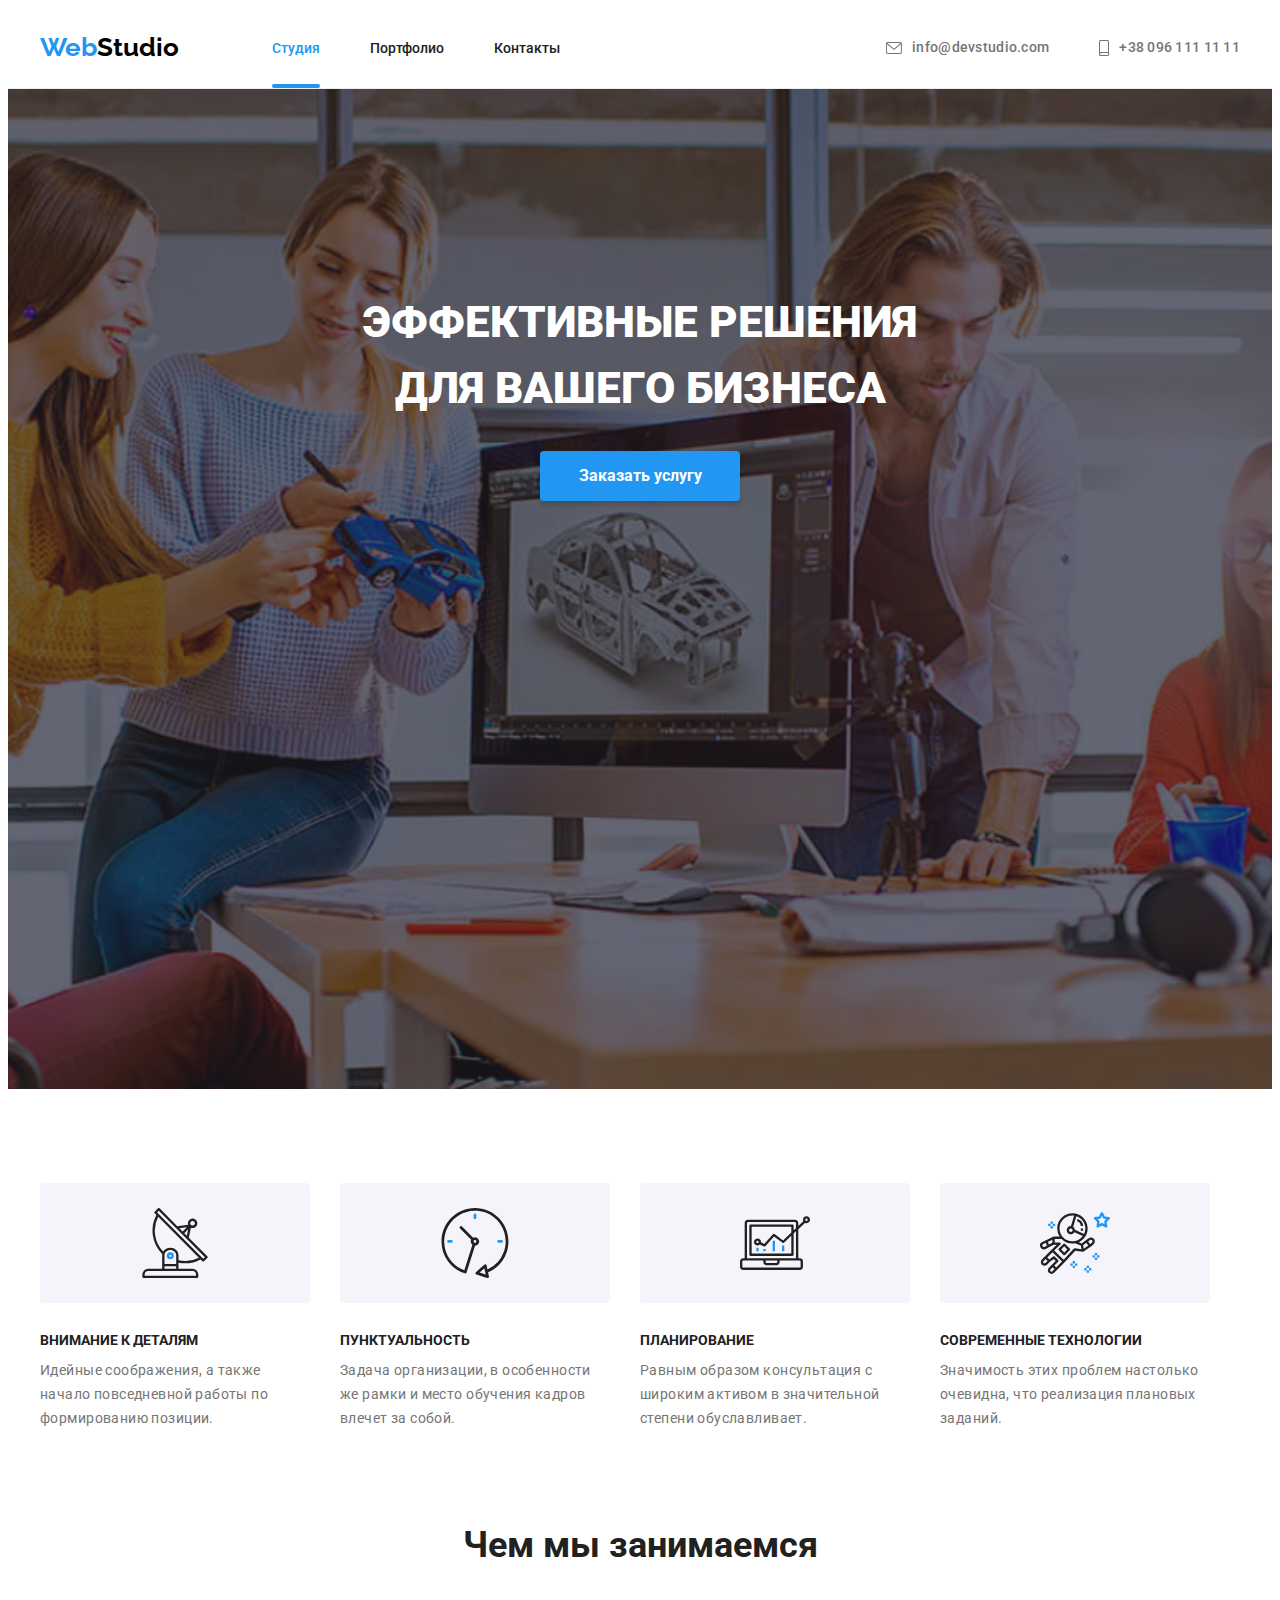
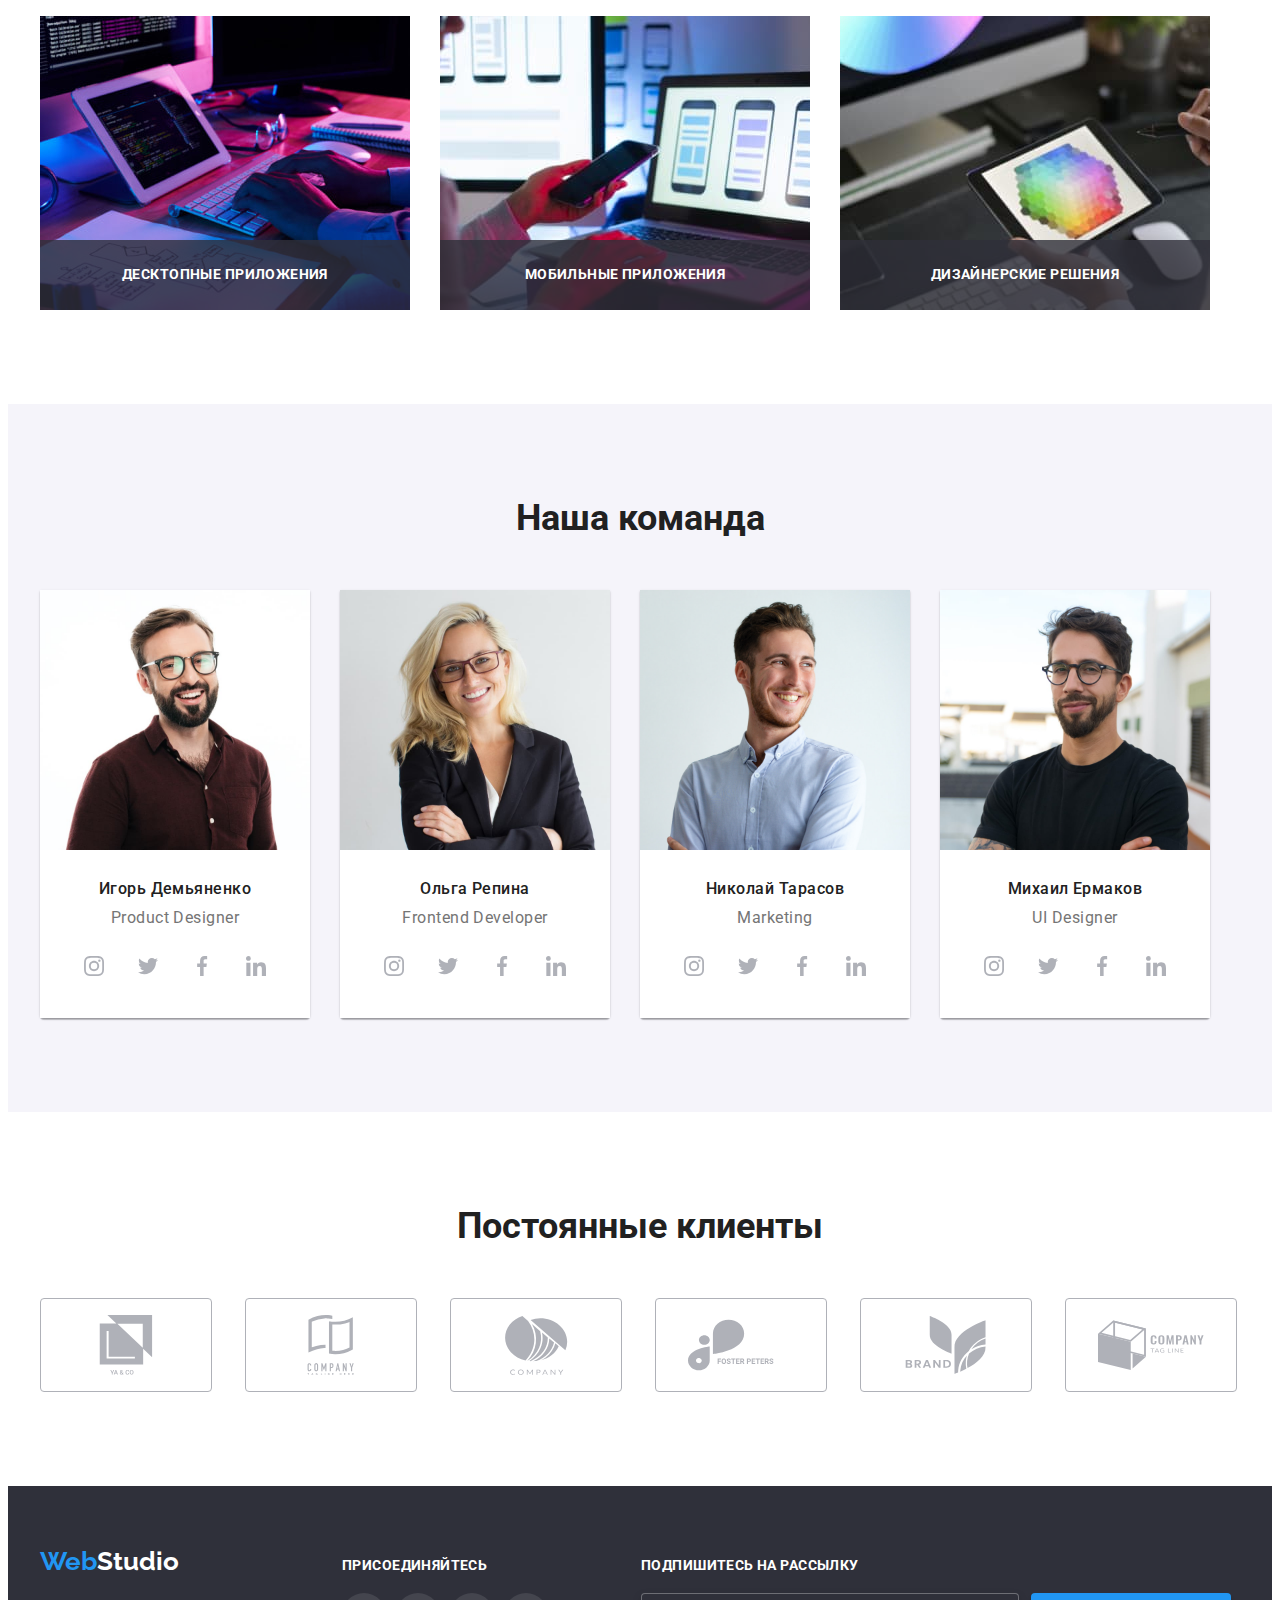
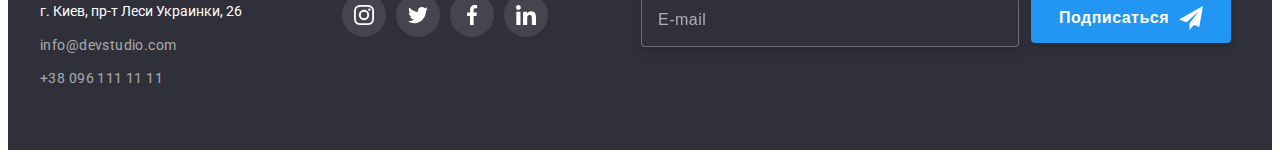
<file: index.html>
<!DOCTYPE html>
<html lang="ru">
  <head>
    <meta charset="UTF-8" />
    <meta http-equiv="X-UA-Compatible" content="IE=edge" />
    <meta name="viewport" content="width=device-width, initial-scale=1.0" />
    <title>Студия</title>
    <link rel="preconnect" href="https://fonts.googleapis.com" />
    <link rel="preconnect" href="https://fonts.gstatic.com" crossorigin />
    <link
      href="https://fonts.googleapis.com/css2?family=Raleway:wght@700&family=Roboto:wght@400;500;700;900&display=swap"
      rel="stylesheet"
    />
    <link
      rel="stylesheet"
      href="https://cdnjs.cloudflare.com/ajax/libs/modern-normalize/1.1.0/modern-normalize.min.css"
      integrity="sha512-wpPYUAdjBVSE4KJnH1VR1HeZfpl1ub8YT/NKx4PuQ5NmX2tKuGu6U/JRp5y+Y8XG2tV+wKQpNHVUX03MfMFn9Q=="
      crossorigin="anonymous"
      referrerpolicy="no-referrer"
    />
    
    <link rel="stylesheet" href="./css/main.min.css"/>

  </head>
  <body class="body">
    <!-- Header -->
    <header class="header">
      <div class="container header__container">
        <nav class="site-nav">
          <a href="./index.html" class="logo"
            ><span class="logo__web--accent">Web</span>Studio</a>

          <ul class="list site-nav__list">
            <li class="site-nav__item">
              <a href="./index.html" class="site-nav__link site-nav__link--current">Студия</a>
            </li>
            <li class="site-nav__item">
              <a href="./portfolio.html" class="site-nav__link">Портфолио</a>
            </li>
            <li class="site-nav__item"><a href="/" class="site-nav__link">Контакты</a></li>
          </ul>
        </nav>
        <ul class="list auth-nav__list">
          <li class="auth-nav__item">
            <a href="mailto:info@devstudio.com" class="auth-nav__link" >
              <svg class="auth-nav__icon" width="16" height="12">
                <use href="./images/icons.svg#icon-envelope"></use>
              </svg>
              info@devstudio.com</a
            >
          </li>
          <li class="auth-nav__item">
            <a href="tel:+380961111111" class="auth-nav__link">
              <svg class="auth-nav__icon" width="10" height="16">
                <use href="./images/icons.svg#icon-smartphone"></use>
              </svg>
              +38 096 111 11 11</a>
          </li>
        </ul>
      </div>
    </header>

    <!-- Main -->
    <main>
      <!-- Hero -->
      <section class="hero section">
        <div class="container">
          <h1 class="hero__title">
            Эффективные решения <br />
            для вашего бизнеса
          </h1>
          <button type="button" class="hero__button" data-modal-open>
            Заказать услугу
          </button>
        </div>
      </section>

      <!-- Values -->
      <section class="values section">
        <h2 class="visually-hidden">Values</h2>
        <div class="container">
          <ul class="list values__list">
            <li class="values__item">
              <div class="values__icon">
                <svg width="70" height="70">
                  <use href="./images/icons.svg#icon-antenna"></use>
                </svg>
              </div>
              <h3 class="values__title">Внимание к деталям</h3>
              <p class="values__text">
                Идейные соображения, а также начало повседневной работы по
                формированию позиции.
              </p>
            </li>
            <li class="values__item">
              <div class="values__icon">
                <svg  width="70" height="70">
                  <use href="./images/icons.svg#icon-clock"></use>
                </svg>
              </div>
              <h3 class="values__title">Пунктуальность</h3>
              <p class="values__text">
                Задача организации, в особенности же рамки и место обучения
                кадров влечет за собой.
              </p>
            </li>
            <li class="values__item">
              <div class="values__icon">
                <svg width="70" height="70">
                  <use href="./images/icons.svg#icon-diagram"></use>
                </svg>
              </div>
              <h3 class="values__title">Планирование</h3>
              <p class="values__text">
                Равным образом консультация с широким активом в значительной
                степени обуславливает.
              </p>
            </li>
            <li class="values__item">
              <div class="values__icon">
                <svg width="70" height="70">
                  <use href="./images/icons.svg#icon-astronaut"></use>
                </svg>
              </div>
              <h3 class="values__title">Современные технологии</h3>
              <p class="values__text">
                Значимость этих проблем настолько очевидна, что реализация
                плановых заданий.
              </p>
            </li>
          </ul>
        </div>
      </section>

      <!-- Our services -->
      <section class="section">
        <div class="container">
          <h2 class="heading">Чем мы занимаемся</h2>
          <ul class="list service__list">
            <li class="item service__item">
              <img
                src="./images/computer.jpg"
                alt="work in computer"
                width="370"
              />
              <div class="service__background">
                <h3 class="service__title">Десктопные приложения</h3>
              </div>
            </li>
            <li class="item service__item">
              <img src="./images/phone.jpg" alt="work on phone" width="370" />
            <div class="service__background">
                <h3 class="service__title">Мобильные приложения</h3>
              </div>
            </li>
            <li class="item service__item">
              <img src="./images/tablet.jpg" alt="work on tablet" width="370" />
              <div class="service__background">
                <h3 class="service__title">Дизайнерские решения</h3>
              </div>
            </li>
          </ul>
        </div>
      </section>

      <!-- Our team -->
      <section class="team section">
        <div class="container">
          <h2 class="heading">Наша команда</h2>
          <ul class="list team__list">
            <li class="item team__item">
              <img
                src="./images/human1.jpg"
                alt="Парень в очках и с бородой"
                width="270"
              />
              <div class="team__description">
                <h3 class="team__member">Игорь Демьяненко</h3>
                <p class="team__position">Product Designer</p>
                  <ul class="list social-list team__social-list">
                    <li class="social-list__item">
                      <a href="/"  class="social-list__link">
                      <svg width="20" height="20">
                        <use href="./images/icons.svg#icon-instagram" ></use>
                      </svg>
                      </a>
                    </li>
                    <li class="social-list__item">
                      <a href="/" class="social-list__link">
                      <svg  width="20" height="20">
                        <use href="./images/icons.svg#icon-twitter" ></use>
                      </svg>
                       </a>
                    </li>
                    <li class="social-list__item">
                      <a href="/" class="social-list__link">
                      <svg  width="20" height="20">
                        <use href="./images/icons.svg#icon-facebook" ></use>
                      </svg>
                      </a>
                    </li>
                    <li class="social-list__item">
                      <a href="/" class="social-list__link">
                      <svg   width="20" height="20">
                        <use href="./images/icons.svg#icon-linkedin" ></use>
                      </svg>
                      </a>
                    </li>
                  </ul>
              </div>
            </li>
            <li class="item team__item">
              <img
                src="./images/human2.jpg"
                alt="Девушка со светлыми волосами"
                width="270"
              />
              <div class="team__description">
                <h3 class="team__member">Ольга Репина</h3>
                <p class="team__position">Frontend Developer</p>
                <ul class="list social-list team__social-list">
                    <li class="social-list__item">
                      <a href="/"  class="social-list__link">
                      <svg  width="20" height="20">
                        <use href="./images/icons.svg#icon-instagram" ></use>
                      </svg>
                      </a>
                    </li>
                    <li class="social-list__item">
                      <a href="/" class="social-list__link">
                      <svg  width="20" height="20">
                        <use href="./images/icons.svg#icon-twitter" ></use>
                      </svg>
                       </a>
                    </li>
                    <li class="social-list__item">
                      <a href="/" class="social-list__link">
                      <svg  width="20" height="20">
                        <use href="./images/icons.svg#icon-facebook" ></use>
                      </svg>
                      </a>
                    </li>
                    <li class="social-list__item">
                      <a href="/" class="social-list__link">
                      <svg   width="20" height="20">
                        <use href="./images/icons.svg#icon-linkedin" ></use>
                      </svg>
                      </a>
                    </li>
                  </ul>
              </div>
            </li>
            <li class="item team__item">
              <img
                src="./images/human3.jpg"
                alt="Парень в светлой рубашке"
                width="270"
              />
              <div class="team__description">
                <h3 class="team__member">Николай Тарасов</h3>
                <p class="team__position">Marketing</p>
                <ul class="list social-list team__social-list">
                    <li class="social-list__item">
                      <a href="/"  class="social-list__link">
                      <svg  width="20" height="20">
                        <use href="./images/icons.svg#icon-instagram" ></use>
                      </svg>
                      </a>
                    </li>
                    <li class="social-list__item">
                      <a href="/" class="social-list__link">
                      <svg  width="20" height="20">
                        <use href="./images/icons.svg#icon-twitter" ></use>
                      </svg>
                       </a>
                    </li>
                    <li class="social-list__item">
                      <a href="/" class="social-list__link">
                      <svg  width="20" height="20">
                        <use href="./images/icons.svg#icon-facebook" ></use>
                      </svg>
                      </a>
                    </li>
                    <li class="social-list__item">
                      <a href="/" class="social-list__link">
                      <svg   width="20" height="20">
                        <use href="./images/icons.svg#icon-linkedin" ></use>
                      </svg>
                      </a>
                    </li>
                  </ul>
              </div>
            </li>
            <li class="item team__item">
              <img
                src="./images/human4.jpg"
                alt="Парень брюнет в очках"
                width="270"
              />
              <div class="team__description">
                <h3 class="team__member">Михаил Ермаков</h3>
                <p class="team__position">UI Designer</p>
                <ul class="list social-list team__social-list">
                    <li class="social-list__item">
                      <a href="/"  class="social-list__link">
                      <svg  width="20" height="20">
                        <use href="./images/icons.svg#icon-instagram" ></use>
                      </svg>
                      </a>
                    </li>
                    <li class="social-list__item">
                      <a href="/" class="social-list__link">
                      <svg  width="20" height="20">
                        <use href="./images/icons.svg#icon-twitter" ></use>
                      </svg>
                       </a>
                    </li>
                    <li class="social-list__item">
                      <a href="/" class="social-list__link">
                      <svg  width="20" height="20">
                        <use href="./images/icons.svg#icon-facebook" ></use>
                      </svg>
                      </a>
                    </li>
                    <li class="social-list__item">
                      <a href="/" class="social-list__link">
                      <svg   width="20" height="20">
                        <use href="./images/icons.svg#icon-linkedin" ></use>
                      </svg>
                      </a>
                    </li>
                  </ul>
              </div>
            </li>
          </ul>
        </div>
      </section>

      <!-- Our client -->

      <section class="section">
        <div class="container">
          <h2 class="heading">Постоянные клиенты</h2>
          <ul class="list client__list">
            <li class="client__item">
              <a href="/" class="client__link">
                <svg  width="106" height="60">
                  <use href="./images/icons.svg#icon-logo"></use>
                </svg>
              </a>
            </li>
            <li class="client__item">
              <a href="/" class="client__link">
                <svg  width="106" height="60">
                  <use href="./images/icons.svg#icon-logo-1"></use>
                </svg>
              </a>
            </li>
            <li class="client__item">
              <a href="/" class="client__link">
                <svg width="106" height="60">
                  <use href="./images/icons.svg#icon-group-2"></use>
                </svg>
              </a>
            </li>
            <li class="client__item">
              <a href="/" class="client__link">
                <svg width="106" height="60">
                  <use href="./images/icons.svg#icon-logo-3"></use>
                </svg>
              </a>
            </li>
            <li class="client__item">
              <a href="/" class="client__link">
                <svg class="icon-client" width="106" height="60">
                  <use href="./images/icons.svg#icon-logo-4"></use>
                </svg>
              </a>
            </li>
            <li class="client__item">
              <a href="/" class="client__link">
                <svg class="icon-client" width="106" height="60">
                  <use href="./images/icons.svg#icon-logo-5"></use>
                </svg>
              </a>
            </li>
          </ul>
      </section>
    </main>

    <!-- Footer -->
    <footer class="footer">
      <div class="container footer__container">
        <div>
        <a href="./index.html" class="logo">
          <span class="logo__web--accent">Web</span><span class="logo__studio--accent">Studio</span>
        </a>
        <address class="adress">
          <ul class="list">
            <li class="adress__main">
              <a href="/" class="adress__street">г. Киев, пр-т Леси Украинки, 26</a>
            </li>
            <li class="adress__mail">
              <a href="mailto:info@devstudio.com" class="adress__link"
                >info@devstudio.com</a
              >
            </li>
            <li>
              <a href="tel:+380961111111" class="adress__link"
                >+38 096 111 11 11</a>
            </li>
          </ul>
        </address>
        </div>
        <div class="cta">
        <h3 class="cta-social-title">присоединяйтесь</h3>
        <ul class="list social-list cta__social-list">
                    <li class="social-list__item">
                      <a href="/"  class="social-list__link">
                      <svg  width="20" height="20">
                        <use href="./images/icons.svg#icon-instagram" ></use>
                      </svg>
                      </a>
                    </li>
                    <li class="social-list__item">
                      <a href="/" class="social-list__link">
                      <svg  width="20" height="20">
                        <use href="./images/icons.svg#icon-twitter" ></use>
                      </svg>
                       </a>
                    </li>
                    <li class="social-list__item">
                      <a href="/" class="social-list__link">
                      <svg  width="20" height="20">
                        <use href="./images/icons.svg#icon-facebook" ></use>
                      </svg>
                      </a>
                    </li>
                    <li class="social-list__item">
                      <a href="/" class="social-list__link">
                      <svg   width="20" height="20">
                        <use href="./images/icons.svg#icon-linkedin" ></use>
                      </svg>
                      </a>
                    </li>
                  </ul>
      </div>
      <div class="distribution">
        <h3 class="distribution__title">Подпишитесь на рассылку</h3>
        <form class="distribution__form">
        <label>
           <input type="email" name="email" placeholder="E-mail" class="distribution__mail">
        </label>
        <button type="submit" class="distribution__button">Подписаться
          <svg class="distribution__icon" width="24" height="24">
            <use href="./images/icons.svg#icon-send"></use>
          </svg>
        </button>
        </form>
      </div>
      </div>
    </footer>

    <!-- Модальное окно -->
    <div class="backdrop  is-hidden" data-modal>
      <div class="modal">
        <button type="button" class="modal__button" data-modal-close> 
          <svg width="18" height="18">
            <use href="./images/icons.svg#icon-close"></use>
          </svg>
        </button>
            <h3 class="modal__title">Оставьте свои данные, мы вам перезвоним</h3>
            <form class="modal__form">
                <div class="modal__field">
                  <label class="modal__label">Имя</label>
                  <div class="modal__input-wrap">
                  <input type="name" name="name" class="modal__input">
                  <svg class="modal__svg" width="18" height="18">
                    <use href="./images/icons.svg#icon-person-black"></use>
                  </svg>
                  </div>
              </div>
              <div class="modal__field">
                <label class="modal__label">Телефон</label>
                <div class="modal__input-wrap">
                <input type="tel" name="tel" class="modal__input">
                <svg class="modal__svg" width="18" height="18">
                    <use href="./images/icons.svg#icon-phone-black"></use>
                  </svg>
                  </div>
              </div>
              <div class="modal__field">
                <label class="modal__label">Почта</label>
                <div class="modal__input-wrap">
                <input type="email" name="email" class="modal__input">
                <svg class="modal__svg" width="18" height="18">
                    <use href="./images/icons.svg#icon-email-black"></use>
                  </svg>
                  </div>
              </div>
              <div class="modal__field">
                <label for="comment" class="modal__label">Комментарий</label> 
                <textarea name="comment" id="comment" class="modal__input comment" placeholder="Введите текст"></textarea>
              </div>

                <input type="checkbox" name="checkbox" class="modal__checkbox visually-hidden" id="modal-check">
                <label for="modal-check" class="modal__label-chekbox" >Соглашаюсь с рассылкой и принимаю</label>
                <a href="" class="modal__link-chekbox">Условия договора</a>

              <button type="submit" class="modal__button-resend">Отправить</button>
            </form> 
      </div>
    </div>
  </body>
  <script src="./js/modal.js"></script>
</html>
</file>
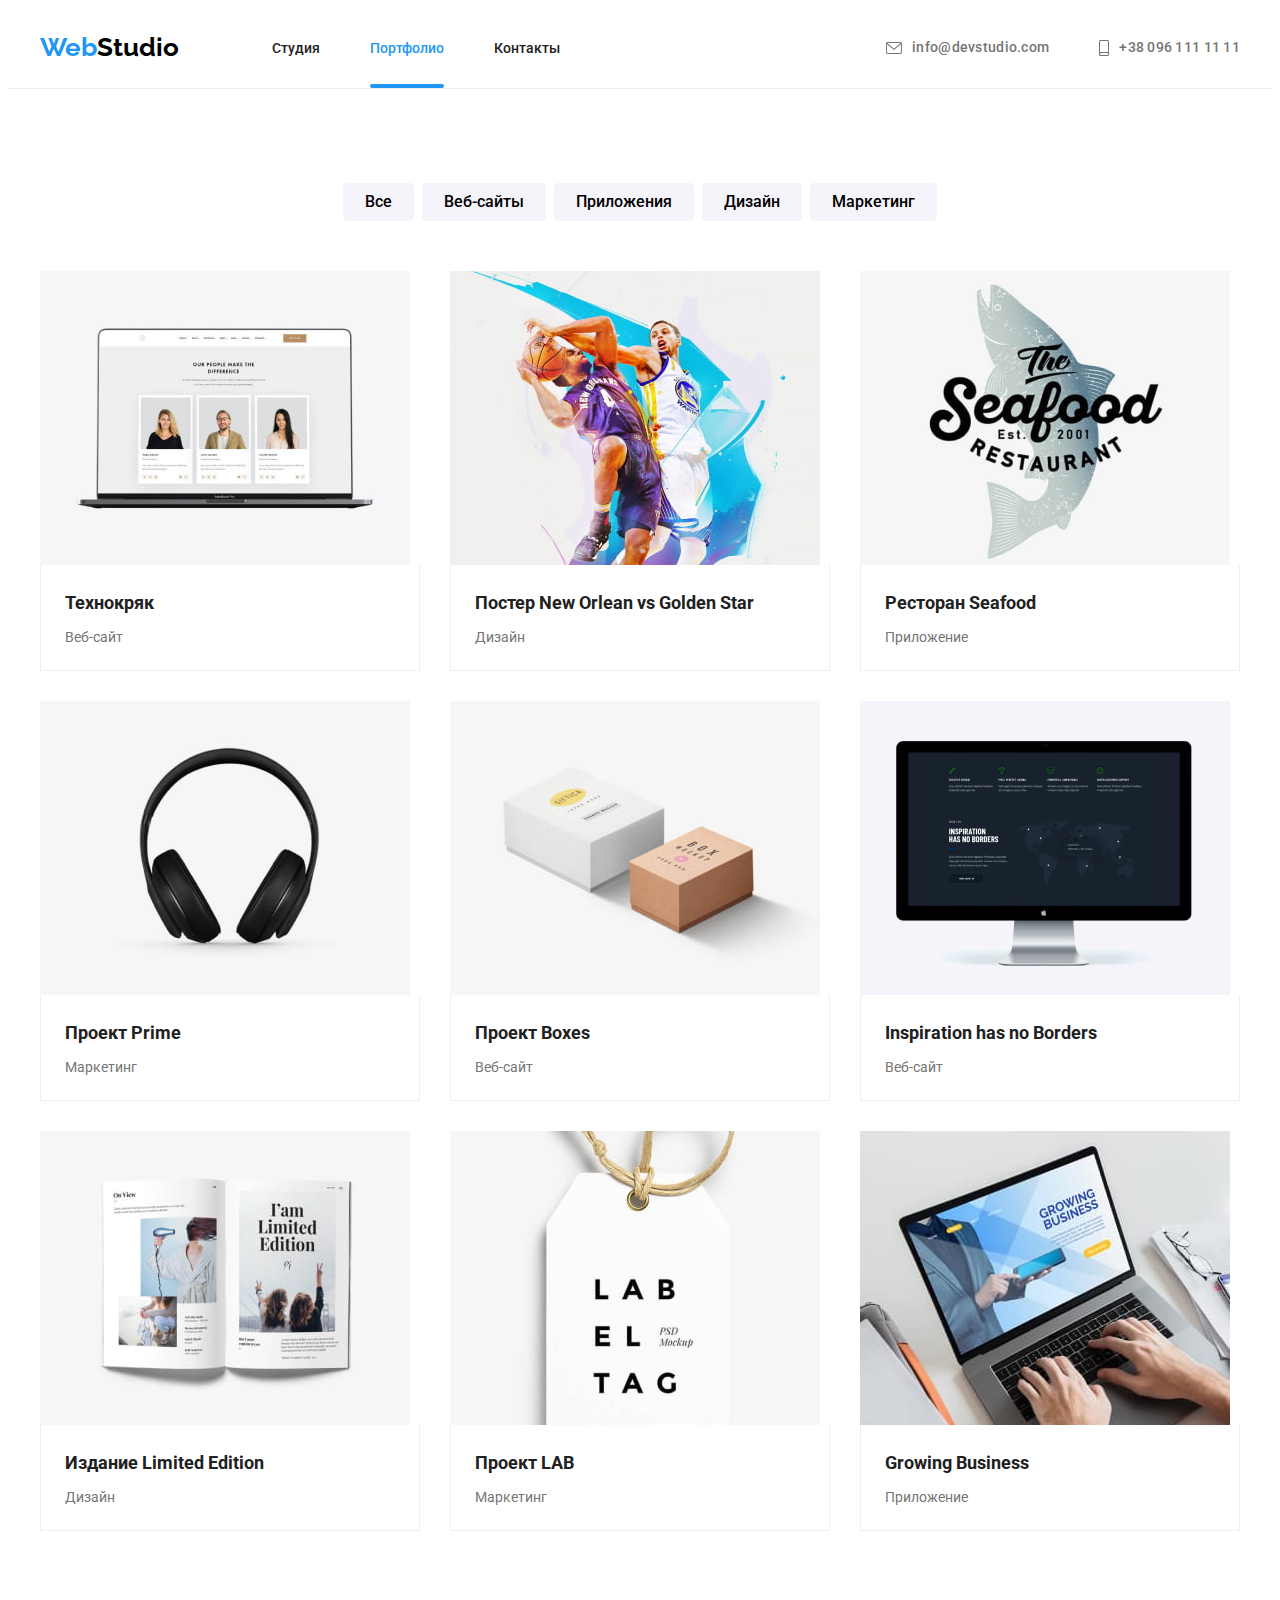
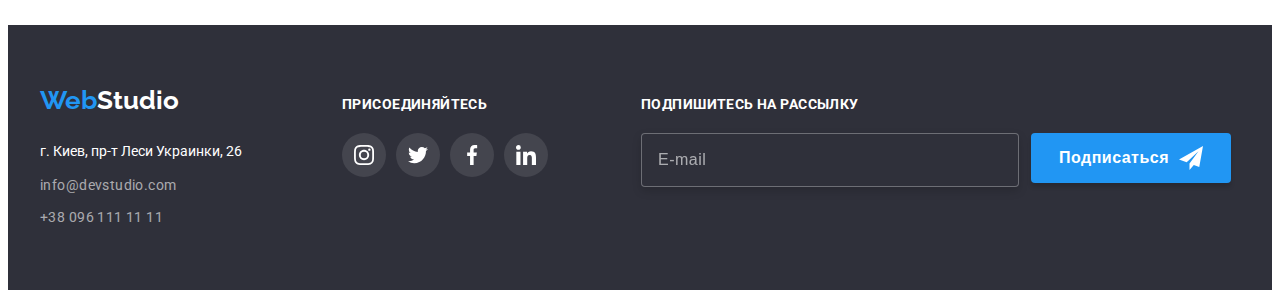
<file: portfolio.html>
<!DOCTYPE html>
<html lang="en">
  <head>
    <meta charset="UTF-8" />
    <meta http-equiv="X-UA-Compatible" content="IE=edge" />
    <meta name="viewport" content="width=device-width, initial-scale=1.0" />
    <title>Портфолио</title>

    <link rel="preconnect" href="https://fonts.googleapis.com" />
    <link rel="preconnect" href="https://fonts.gstatic.com" crossorigin />
    <link
      href="https://fonts.googleapis.com/css2?family=Raleway:wght@700&family=Roboto:wght@400;500;700;900&display=swap"
      rel="stylesheet"
    />
    <link
      rel="stylesheet"
      href="https://cdnjs.cloudflare.com/ajax/libs/modern-normalize/1.1.0/modern-normalize.min.css"
      integrity="sha512-wpPYUAdjBVSE4KJnH1VR1HeZfpl1ub8YT/NKx4PuQ5NmX2tKuGu6U/JRp5y+Y8XG2tV+wKQpNHVUX03MfMFn9Q=="
      crossorigin="anonymous"
      referrerpolicy="no-referrer"
    />

    <link rel="stylesheet" href="./css/main.min.css" />
  </head>
  <body class="body">
    <!-- Header -->
    <header class="header">
      <div class="container header__container">
        <nav class="site-nav">
          <a href="./index.html" class="logo"
            ><span class="logo__web--accent">Web</span>Studio</a
          >
          <ul class="list site-nav__list">
            <li class="site-nav__item">
              <a href="./index.html" class="site-nav__link">Студия</a>
            </li>
            <li class="site-nav__item">
              <a
                href="./portfolio.html"
                class="site-nav__link site-nav__link--current"
                >Портфолио</a
              >
            </li>
            <li class="site-nav__item">
              <a href="/" class="site-nav__link">Контакты</a>
            </li>
          </ul>
        </nav>
        <ul class="list auth-nav__list">
          <li class="auth-nav__item">
            <a href="mailto:info@devstudio.com" class="auth-nav__link">
              <svg class="auth-nav__icon" width="16" height="12">
                <use href="./images/icons.svg#icon-envelope"></use>
              </svg>
              info@devstudio.com</a
            >
          </li>
          <li class="auth-nav__item">
            <a href="tel:+380961111111" class="auth-nav__link">
              <svg class="auth-nav__icon" width="10" height="16">
                <use href="./images/icons.svg#icon-smartphone"></use>
              </svg>
              +38 096 111 11 11</a
            >
          </li>
        </ul>
      </div>
    </header>

    <!-- Main -->
    <main>
      <!--Portfolio-->
      <section class="portfolio section">
        <h1 class="visually-hidden">Портфолио проектов</h1>
        <div class="container">
          <div class="filter">
            <ul class="list filter__list">
              <li class="item">
                <button type="button" class="filter__button">Все</button>
              </li>
              <li class="item">
                <button type="button" class="filter__button">Веб-сайты</button>
              </li>
              <li class="item">
                <button type="button" class="filter__button">Приложения</button>
              </li>
              <li class="item">
                <button type="button" class="filter__button">Дизайн</button>
              </li>
              <li class="item">
                <button type="button" class="filter__button">Маркетинг</button>
              </li>
            </ul>
          </div>
          <div class="portfolio">
            <ul class="list portfolio__list">
              <li class="item portfolio__item">
                <div class="portfolio__background">
                  <img
                    src="./images/img-1.jpg"
                    alt="Открытый ноутбук"
                    width="370"
                  />
                  <p class="portfolio__text">
                    Ресурс предлагает комплексные предложения с разным уровнем
                    функционала и сервисов. Все это позволит посетителю получить
                    исчерпывающие сведения о компании или частном лице.
                  </p>
                </div>

                <div class="portfolio__description">
                  <h2 class="portfolio__title">Технокряк</h2>
                  <p class="portfolio__service">Веб-сайт</p>
                </div>
              </li>
              <li class="item portfolio__item">
                <div class="portfolio__background">
                  <img
                    src="./images/img-2.jpg"
                    alt="Два играющих баскетбольных игрока"
                    width="370"
                  />
                  <p class="portfolio__text">
                    Ресурс предлагает комплексные предложения с разным уровнем
                    функционала и сервисов. Все это позволит посетителю получить
                    исчерпывающие сведения о компании или частном лице.
                  </p>
                </div>
                <div class="portfolio__description">
                  <h2 class="portfolio__title">
                    Постер New Orlean vs Golden Star
                  </h2>
                  <p class="portfolio__service">Дизайн</p>
                </div>
              </li>
              <li class="item portfolio__item">
                <div class="portfolio__background">
                  <img
                    src="./images/img-3.jpg"
                    alt="Логотип ресторана"
                    width="370"
                  />
                  <p class="portfolio__text">
                    Ресурс предлагает комплексные предложения с разным уровнем
                    функционала и сервисов. Все это позволит посетителю получить
                    исчерпывающие сведения о компании или частном лице.
                  </p>
                </div>
                <div class="portfolio__description">
                  <h2 class="portfolio__title">Ресторан Seafood</h2>
                  <p class="portfolio__service">Приложение</p>
                </div>
              </li>
              <li class="item portfolio__item">
                <div class="portfolio__background">
                  <img src="./images/img-4.jpg" alt="Наушники" width="370" />
                  <p class="portfolio__text">
                    Ресурс предлагает комплексные предложения с разным уровнем
                    функционала и сервисов. Все это позволит посетителю получить
                    исчерпывающие сведения о компании или частном лице.
                  </p>
                </div>
                <div class="portfolio__description">
                  <h2 class="portfolio__title">Проект Prime</h2>
                  <p class="portfolio__service">Маркетинг</p>
                </div>
              </li>
              <li class="item portfolio__item">
                <div class="portfolio__background">
                  <img src="./images/img-5.jpg" alt="Две коробки" width="370" />
                  <p class="portfolio__text">
                    Ресурс предлагает комплексные предложения с разным уровнем
                    функционала и сервисов. Все это позволит посетителю получить
                    исчерпывающие сведения о компании или частном лице.
                  </p>
                </div>
                <div class="portfolio__description">
                  <h2 class="portfolio__title">Проект Boxes</h2>
                  <p class="portfolio__service">Веб-сайт</p>
                </div>
              </li>
              <li class="item portfolio__item">
                <div class="portfolio__background">
                  <img
                    src="./images/img-6.jpg"
                    alt="Включенный монитор компьютера"
                    width="370"
                  />
                  <p class="portfolio__text">
                    Ресурс предлагает комплексные предложения с разным уровнем
                    функционала и сервисов. Все это позволит посетителю получить
                    исчерпывающие сведения о компании или частном лице.
                  </p>
                </div>
                <div class="portfolio__description">
                  <h2 class="portfolio__title">Inspiration has no Borders</h2>
                  <p class="portfolio__service">Веб-сайт</p>
                </div>
              </li>
              <li class="item portfolio__item">
                <div class="portfolio__background">
                  <img
                    src="./images/img-7.jpg"
                    alt="Открытый журнал"
                    width="370"
                  />
                  <p class="portfolio__text">
                    Ресурс предлагает комплексные предложения с разным уровнем
                    функционала и сервисов. Все это позволит посетителю получить
                    исчерпывающие сведения о компании или частном лице.
                  </p>
                </div>
                <div class="portfolio__description">
                  <h2 class="portfolio__title">Издание Limited Edition</h2>
                  <p class="portfolio__service">Дизайн</p>
                </div>
              </li>
              <li class="item portfolio__item">
                <div class="portfolio__background">
                  <img src="./images/img-8.jpg" alt="Етикетка" width="370" />
                  <p class="portfolio__text">
                    Ресурс предлагает комплексные предложения с разным уровнем
                    функционала и сервисов. Все это позволит посетителю получить
                    исчерпывающие сведения о компании или частном лице.
                  </p>
                </div>
                <div class="portfolio__description">
                  <h2 class="portfolio__title">Проект LAB</h2>
                  <p class="portfolio__service">Маркетинг</p>
                </div>
              </li>
              <li class="item portfolio__item">
                <div class="portfolio__background">
                  <img
                    src="./images/img-9.jpg"
                    alt="Включенный ноутбук"
                    width="370"
                  />
                  <p class="portfolio__text">
                    Ресурс предлагает комплексные предложения с разным уровнем
                    функционала и сервисов. Все это позволит посетителю получить
                    исчерпывающие сведения о компании или частном лице.
                  </p>
                </div>
                <div class="portfolio__description">
                  <h2 class="portfolio__title">Growing Business</h2>
                  <p class="portfolio__service">Приложение</p>
                </div>
              </li>
            </ul>
          </div>
        </div>
      </section>
    </main>

    <!-- Footer -->
    <footer class="footer">
      <div class="container footer__container">
        <div>
          <a href="./index.html" class="logo">
            <span class="logo__web--accent">Web</span
            ><span class="logo__studio--accent">Studio</span>
          </a>
          <address class="adress">
            <ul class="list">
              <li class="adress__main">
                <a href="/" class="adress__street"
                  >г. Киев, пр-т Леси Украинки, 26</a
                >
              </li>
              <li class="adress__mail">
                <a href="mailto:info@devstudio.com" class="adress__link"
                  >info@devstudio.com</a
                >
              </li>
              <li>
                <a href="tel:+380961111111" class="adress__link"
                  >+38 096 111 11 11</a
                >
              </li>
            </ul>
          </address>
        </div>
        <div class="cta">
          <h3 class="cta-social-title">присоединяйтесь</h3>
          <ul class="list social-list cta__social-list">
            <li class="social-list__item">
              <a href="/" class="social-list__link">
                <svg width="20" height="20">
                  <use href="./images/icons.svg#icon-instagram"></use>
                </svg>
              </a>
            </li>
            <li class="social-list__item">
              <a href="/" class="social-list__link">
                <svg width="20" height="20">
                  <use href="./images/icons.svg#icon-twitter"></use>
                </svg>
              </a>
            </li>
            <li class="social-list__item">
              <a href="/" class="social-list__link">
                <svg width="20" height="20">
                  <use href="./images/icons.svg#icon-facebook"></use>
                </svg>
              </a>
            </li>
            <li class="social-list__item">
              <a href="/" class="social-list__link">
                <svg width="20" height="20">
                  <use href="./images/icons.svg#icon-linkedin"></use>
                </svg>
              </a>
            </li>
          </ul>
        </div>
        <div class="distribution">
          <h3 class="distribution__title">Подпишитесь на рассылку</h3>
          <form class="distribution__form">
            <label>
              <input
                type="email"
                name="email"
                placeholder="E-mail"
                class="distribution__mail"
              />
            </label>
            <button type="submit" class="distribution__button">
              Подписаться
              <svg class="distribution__icon" width="24" height="24">
                <use href="./images/icons.svg#icon-send"></use>
              </svg>
            </button>
          </form>
        </div>
      </div>
    </footer>
  </body>
</html>
</file>
<file: css/main.min.css>
p,h1,h2,h3,h4,h5,h6{margin:0}ul{margin:0;padding:0;list-style:0}.list{list-style-type:none}img{display:block;max-width:100%;height:auto}button{cursor:pointer}.body{color:var(--primary-text-color);font-family:Roboto, sans-serif}.section{padding-top:94px;padding-bottom:94px}.container{width:1200px;padding-left:15px;padding-right:15px;margin:0 auto}.heading{font-weight:700;font-size:36px;line-height:1.16;text-align:center;margin-bottom:50px}.visually-hidden{position:absolute;width:1px;height:1px;margin:-1px;border:0;padding:0;clip:rect(0 0 0 0);overflow:hidden}:root{--primary-text-color: #757575;--title-text-color: #212121;--accent-color: #2196f3;--white-text-color: #ffffff}.header{padding-top:24px;padding-bottom:25px;border-bottom:1px solid #ececec}.container.header__container{display:flex;align-items:center}.site-nav__list{display:flex;align-items:center}.site-nav__list .site-nav__item+.site-nav__item{margin-left:50px}.auth-nav__list,.site-nav{display:flex;align-items:center}.auth-nav__list{margin-left:auto}.auth-nav__list .auth-nav__item+.auth-nav__item{margin-left:50px}.site-nav .site-nav__link{color:var(--title-text-color);text-decoration:none;font-weight:500;font-size:14px;line-height:1.14;transition:color 250ms cubic-bezier(0.4, 0, 0.2, 1)}.site-nav .site-nav__link:hover,.site-nav .site-nav__link:focus,.site-nav .site-nav__link.site-nav__link--current{color:var(--accent-color)}.site-nav__link--current{position:relative}.site-nav__link--current::after{position:absolute;content:"";width:100%;height:4px;background-color:var(--accent-color);border-radius:2px;bottom:-32px;left:0}.auth-nav__link{text-decoration:none;font-weight:500;font-size:14px;line-height:1.14;letter-spacing:0.02em;transition:color 250ms cubic-bezier(0.4, 0, 0.2, 1);align-items:center;display:flex;color:var(--primary-text-color)}.auth-nav__link:hover,.auth-nav__link:focus{color:var(--accent-color)}.auth-nav__icon{margin-right:10px;fill:currentColor}.auth-nav__icon:hover{fill:var(--accent-color)}.hero{padding-top:200px;padding-bottom:200px;background:#2f303a;max-width:1600px;height:600px;margin:0 auto;background-image:linear-gradient(rgba(47,48,58,0.4), rgba(47,48,58,0.4)),url(../images/background.jpg);background-repeat:no-repeat;background-size:cover;background-position:center}.hero__title{color:var(--white-text-color);font-weight:900;font-size:44px;line-height:1.5;text-align:center;text-transform:uppercase;margin-bottom:30px}.hero__button{color:var(--white-text-color);background-color:var(--accent-color);font-family:inherit;font-weight:700;font-size:16px;line-height:1.8;min-width:200px;height:50px;border-radius:4px;display:block;margin:auto;border:none;box-shadow:0px 4px 4px rgba(0,0,0,0.15);transition:color 250ms cubic-bezier(0.4, 0, 0.2, 1),background-color 250ms cubic-bezier(0.4, 0, 0.2, 1),box-shadow 250ms cubic-bezier(0.4, 0, 0.2, 1)}h1,h2,h3{color:var(--title-text-color)}.values.section{padding-bottom:0}.values__title{font-weight:700;font-size:14px;line-height:1.14;text-transform:uppercase;margin-bottom:10px}.values__text{font-weight:400;font-size:14px;line-height:1.7;letter-spacing:0.03em}.values__list{display:flex}.values__item{width:270px}.values__icon{width:270px;height:120px;background-color:#f5f4fa;border-radius:4px;margin-bottom:30px;display:flex;justify-content:center;align-items:center}.list.values__list .values__item+.values__item{margin-left:30px}.service__list{display:flex}.service__list .item+.item{margin-left:30px}.service__item{position:relative}.service__title{font-size:14px;line-height:1.14;letter-spacing:0.03em;text-transform:uppercase;color:var(--white-text-color)}.service__background{position:absolute;bottom:0;height:70px;width:370px;background:rgba(47,48,58,0.8);display:flex;justify-content:center;align-items:center}.team__member{font-weight:500;font-size:16px;line-height:1.18;letter-spacing:0.03em;text-align:center}.team__position{font-weight:400;font-size:16px;line-height:1.18;letter-spacing:0.03em;margin-top:10px;text-align:center;margin-bottom:16px}.team__description{padding-top:30px;padding-bottom:30px;background-color:#fff}.team.section{background:#f5f4fa}.team__item{box-shadow:0px 1px 3px rgba(0,0,0,0.12),0px 1px 1px rgba(0,0,0,0.14),0px 2px 1px rgba(0,0,0,0.2);border-radius:0px 0px 4px 4px}.team__social-list .social-list__link{fill:#afb1b8}.list.team__list{display:flex}.team__list .item+.item{margin-left:30px}.client__link{border:1px solid #afb1b8;width:170px;height:92px;border-radius:4px;color:#afb1b8;display:flex;justify-content:center;align-items:center;fill:currentColor;outline:none;transition:color 250ms cubic-bezier(0.4, 0, 0.2, 1),border 250ms cubic-bezier(0.4, 0, 0.2, 1)}.client__link:hover,.client__link:focus{border-color:var(--accent-color);color:var(--accent-color)}.client__list{display:flex;margin-right:-30px}.client__item{width:calc(100% / 6 - 30px);margin-right:30px}.footer{padding-top:60px;padding-bottom:60px;background-color:#2f303a;display:flex}.footer__container{display:flex;align-items:baseline}.adress__link{color:#ffffff99;font-weight:400;font-size:14px;line-height:1.7;letter-spacing:.03em;font-style:normal;text-decoration:none;transition:color 250ms cubic-bezier(0.4, 0, 0.2, 1)}.adress__mail{margin-bottom:9px}.adress__street{color:var(--white-text-color);text-decoration:none;font-style:normal;font-weight:400;font-size:14px;line-height:2}.adress__main{margin-bottom:9px;margin-top:20px}.cta{margin-left:70px;margin-right:93px}.cta-social-title{color:var(--white-text-color);font-weight:700;font-size:14px;line-height:1.14;letter-spacing:.03em;text-transform:uppercase;margin-bottom:20px}.cta__social-list .social-list__link{background:rgba(255,255,255,0.1);fill:#ffffff}.cta__social-list .social-list__link:hover,.cta__social-list .social-list__link:focus{background-color:var(--accent-color);fill:var(--white-text-color)}.distribution__form{display:flex}.distribution__title{color:var(--white-text-color);font-weight:700;font-size:14px;line-height:1.14;letter-spacing:.03em;text-transform:uppercase;margin-bottom:20px}.distribution__mail{min-width:358px;height:50px;margin-right:12px;border:1px solid rgba(255,255,255,0.3);color:rgba(255,255,255,0.6);border-radius:4px;background:#2f303a;padding-left:16px;filter:drop-shadow(0px 4px 4px rgba(0,0,0,0.15))}.distribution__button{width:200px;height:50px;background-color:var(--accent-color);color:var(--white-text-color);border-radius:4px;border:none;display:flex;justify-content:center;align-items:center;box-shadow:0px 4px 4px rgba(0,0,0,0.15);font-weight:700;font-size:16px;line-height:1.88;letter-spacing:.03em}.distribution__icon{margin-left:10px}input::placeholder{color:rgba(255,255,255,0.6);letter-spacing:0.03em;font-size:16px;line-height:1.25}.modal{position:absolute;top:50%;left:50%;width:528px;min-height:581px;background-color:#ffffff;box-shadow:0px 1px 3px rgba(0,0,0,0.12),0px 1px 1px rgba(0,0,0,0.14),0px 2px 1px rgba(0,0,0,0.2);border-radius:4px;padding:8px 40px 40px 40px;transform:translate(-50%, -50%) scale(1);transition:transform 250ms cubic-bezier(0.4, 0, 0.2, 1)}.modal__button{position:absolute;right:0;width:30px;height:30px;border-radius:50%;border:1px solid rgba(0,0,0,0.1);background-color:#ffffff;display:flex;justify-content:center;align-items:center;margin-right:8px;transition:fill 250ms cubic-bezier(0.4, 0, 0.2, 1)}.modal__button:hover,.modal__button:focus{fill:var(--accent-color)}.modal__input{width:100%;height:40px;border-radius:4px;border:1px solid rgba(33,33,33,0.2);font-weight:400;font-size:14px;line-height:1.14;letter-spacing:0.01em;background-color:white;padding-left:42px;outline:none;transition:border-color 250ms cubic-bezier(0.4, 0, 0.2, 1)}.modal__input:focus,.modal__input:focus+.modal__svg{border-color:var(--accent-color);fill:var(--accent-color)}.modal__input-wrap{position:relative}.modal__svg{position:absolute;top:50%;left:12px;transform:translateY(-50%);transition:fill 250ms cubic-bezier(0.4, 0, 0.2, 1)}.modal__title{margin-top:40px;text-align:center;font-size:20px;line-height:1.15;letter-spacing:0.03em;margin-bottom:12px}.modal__form{display:block}.modal__field{display:flex;flex-direction:column;margin-bottom:10px}.modal__label{font-weight:400;font-size:12px;line-height:1.16;letter-spacing:0.01em;color:var(--primary-text-color);margin-bottom:4px}.modal__link-chekbox{font-size:14px;line-height:1.71;letter-spacing:0.03em;text-decoration-line:underline;color:var(--accent-color)}.modal__button-resend{width:200px;height:50px;background-color:var(--accent-color);color:var(--white-text-color);border-radius:4px;border:none;display:flex;align-items:center;justify-content:center;box-shadow:0px 4px 4px rgba(0,0,0,0.15);font-weight:700;font-size:16px;line-height:1.88;letter-spacing:0.06em;margin:30px auto 0 auto}.is-hidden{opacity:0;scale:0;pointer-events:none}.backdrop.is-hidden .modal{transform:translate(-50%, -50%) scale(0.5)}textarea::placeholder{font-weight:400;font-size:14px;line-height:1.14;letter-spacing:0.01em;color:rgba(117,117,117,0.5)}.comment{resize:none;height:120px;padding:12px 16px;margin-bottom:20px;outline:none}.modal__label-chekbox{font-size:14px;line-height:1.71;letter-spacing:0.03em;color:var(--primary-text-color)}.modal__label-chekbox::before{content:"";width:16px;height:15px;display:inline-block;background-image:url(../images/Block.svg);background-size:contain;background-repeat:no-repeat;background-position:center;margin-right:7px;border-radius:2px;transition:background-image 250ms cubic-bezier(0.4, 0, 0.2, 1),background-color 250ms cubic-bezier(0.4, 0, 0.2, 1)}.modal__checkbox:checked+.modal__label-chekbox::before{width:16px;height:15px;background-color:var(--accent-color);background-image:url(../images/Check.svg);background-size:contain;background-repeat:no-repeat;background-position:center;border-radius:2px;border:none}.filter__button{cursor:pointer;font-family:inherit;font-weight:500;font-size:16px;line-height:1.6;border:none;padding:6px 22px;border-radius:4px;background-color:#f5f4fa;transition:color 250ms cubic-bezier(0.4, 0, 0.2, 1),background-color 250ms cubic-bezier(0.4, 0, 0.2, 1),box-shadow 250ms cubic-bezier(0.4, 0, 0.2, 1)}.filter__button:hover,.filter__button:focus{color:var(--white-text-color);background-color:var(--accent-color);box-shadow:0px 3px 1px rgba(0,0,0,0.1),0px 1px 2px rgba(0,0,0,0.08),0px 2px 2px rgba(0,0,0,0.12)}.portfolio__title{color:var(--title-text-color);font-weight:700;font-size:18px;line-height:2;margin-bottom:4px}.portfolio__service{font-weight:400;font-size:14px;line-height:1.8}.portfolio__list{display:flex;flex-wrap:wrap;justify-content:center;margin-bottom:-30px;margin-right:-30px}.portfolio__background{position:relative;overflow:hidden}.portfolio__text{position:absolute;font-size:18px;line-height:1.56;letter-spacing:0.03em;color:var(--white-text-color);background-color:rgba(33,150,243,0.9);padding:63px 24px;height:100%;top:0;left:0;transform:translateY(100%);transition:transform 250ms cubic-bezier(0.4, 0, 0.2, 1)}.portfolio__description{padding:20px 24px;border:1px solid #eeeeee;border-top:0}.filter__list{display:flex;margin-bottom:50px;justify-content:center}.filter__list .item+.item{margin-left:8px}.item.portfolio__item{width:calc(100% / 3 - 30px);margin-bottom:30px;margin-right:30px;transition:box-shadow 250ms cubic-bezier(0.4, 0, 0.2, 1)}.item.portfolio__item:hover,.item.portfolio__item:focus{box-shadow:0px 1px 1px rgba(0,0,0,0.12),0px 4px 4px rgba(0,0,0,0.06),1px 4px 6px rgba(0,0,0,0.16)}.item.portfolio__item:hover .portfolio__text{transform:translate(0)}.social-list{display:flex;justify-content:center}.social-list__item:not(:last-child){margin-right:10px}.social-list__link{width:44px;height:44px;border-radius:50%;display:flex;justify-content:center;align-items:center;transition:color 250ms cubic-bezier(0.4, 0, 0.2, 1),background-color 250ms cubic-bezier(0.4, 0, 0.2, 1)}.social-list__link:hover,.social-list__link:focus{background-color:var(--accent-color);fill:var(--white-text-color)}.logo{color:black;font-family:Raleway, sans-serif;text-decoration:none;font-weight:700;font-size:26px;line-height:1.2;margin-right:93px}.logo .logo__web--accent{color:var(--accent-color)}.logo .logo__studio--accent{color:var(--white-text-color)}.backdrop{position:fixed;width:100vw;height:100vh;top:0;left:0;background:rgba(0,0,0,0.2);transition:opacity 250ms cubic-bezier(0.4, 0, 0.2, 1)}
/*# sourceMappingURL=main.min.css.map */
</file>
